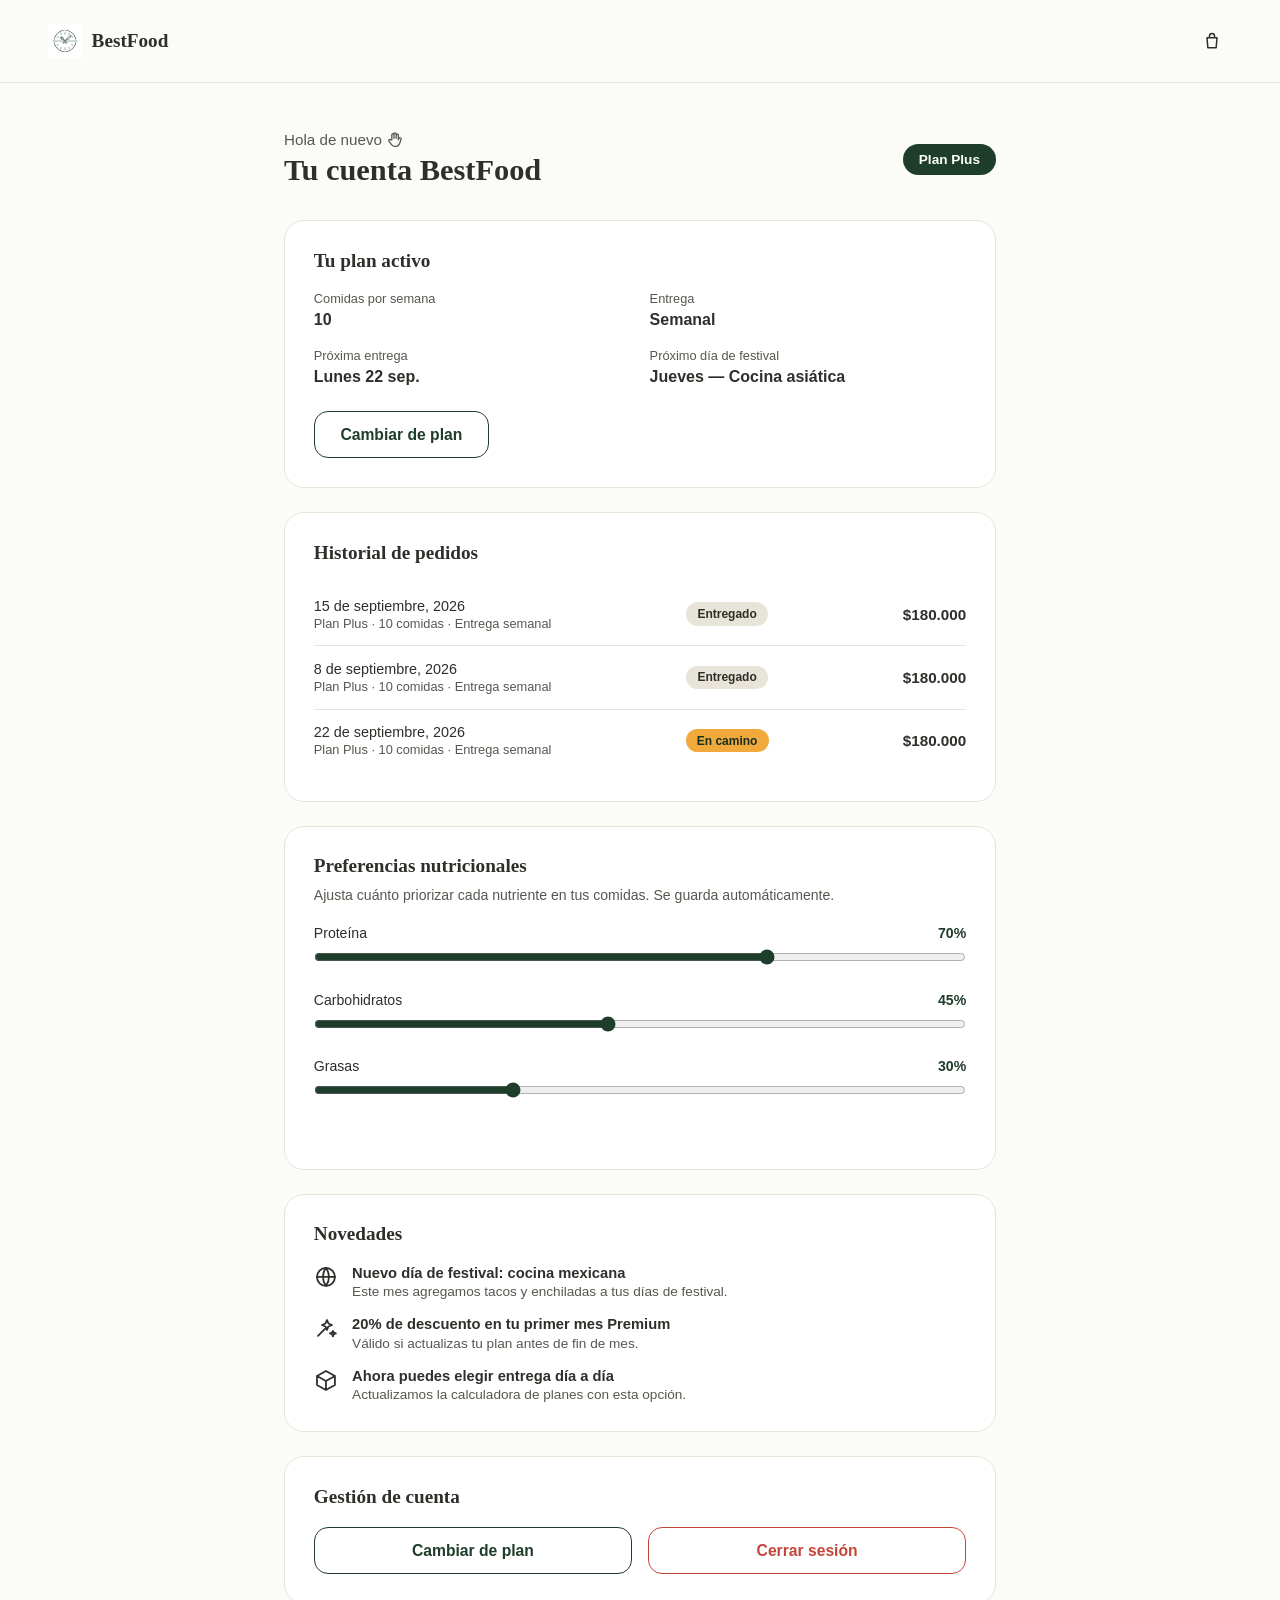
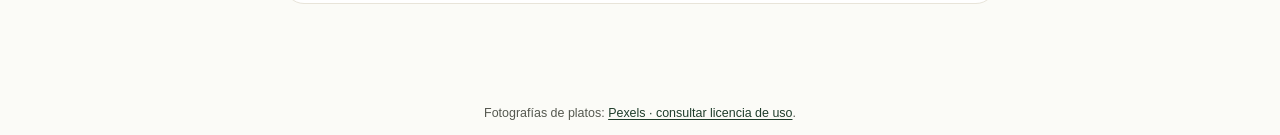
<file: cuenta.html>
<!DOCTYPE html>
<html lang="es">
<head>
    <meta name="referrer" content="strict-origin-when-cross-origin">
    <meta http-equiv="Content-Security-Policy" content="default-src 'self'; base-uri 'self'; object-src 'none'; script-src 'self'; style-src 'self' 'unsafe-inline' https://fonts.googleapis.com; font-src 'self' https://fonts.gstatic.com data:; img-src 'self' https://images.pexels.com data:; connect-src 'self'; form-action 'self'; upgrade-insecure-requests">

  <meta charset="UTF-8">
  <meta name="viewport" content="width=device-width, initial-scale=1.0">
  <meta name="description" content="Consulta tu plan, pedidos y preferencias en tu cuenta BestFood.">
  <title>BestFood — Mi cuenta</title>

  <link rel="icon" type="image/png" href="assets/logo.png">

  <link rel="preconnect" href="https://fonts.googleapis.com">
  <link href="https://fonts.googleapis.com/css2?family=Fraunces:opsz,wght@9..144,400;9..144,600;9..144,700&family=Inter:wght@400;500;600;700&display=swap" rel="stylesheet">

  <link rel="stylesheet" href="css/styles.css">
</head>
<body>
  <a class="skip-link" href="#main-content">Saltar al contenido principal</a>

  <header class="site-nav">
    <a href="index.html" class="nav-logo">
      <img loading="eager" decoding="async" src="assets/logo.png" alt="BestFood" class="nav-logo-icon">
      BestFood
    </a>
    <div class="nav-actions nav-icons">
      <a href="menu.html" class="nav-icon-btn" aria-label="Tu pedido">
        <svg viewBox="0 0 24 24" width="20" height="20"><path fill="none" stroke="currentColor" stroke-width="1.8" stroke-linecap="round" stroke-linejoin="round" d="M6 8h12l-1 12H7L6 8zM9 8V6a3 3 0 0 1 6 0v2"/></svg>
      </a>
    </div>
  </header>
  <main id="main-content">


  <section class="account-wrap">

    <!-- ============ ENCABEZADO ============ -->
    <div class="account-header">
      <div>
        <p class="account-greeting" id="account-greeting">Hola de nuevo <svg class="bf-icon" viewBox="0 0 24 24" role="img" aria-label="hand" xmlns="http://www.w3.org/2000/svg"><g fill="none" stroke="currentColor" stroke-width="1.8" stroke-linecap="round" stroke-linejoin="round"><path d="M8 12V5a1.5 1.5 0 0 1 3 0v5-6a1.5 1.5 0 0 1 3 0v6-4a1.5 1.5 0 0 1 3 0v6l1-2a1.5 1.5 0 0 1 2.8 1l-2 6c-.8 2.4-2.5 4-5 4h-2c-2 0-3.5-1-4.5-2.5L4 14a1.5 1.5 0 0 1 2.2-2z"/></g></svg></p>
        <h1>Tu cuenta BestFood</h1>
      </div>
      <span class="plan-badge" id="account-plan-badge">Plan Plus</span>
    </div>

    <!-- ============ TU PLAN ACTIVO ============ -->
    <div class="account-card">
      <h2>Tu plan activo</h2>
      <div class="plan-summary-grid">
        <div class="plan-summary-item">
          <span>Comidas por semana</span>
          <strong>10</strong>
        </div>
        <div class="plan-summary-item">
          <span>Entrega</span>
          <strong>Semanal</strong>
        </div>
        <div class="plan-summary-item">
          <span>Próxima entrega</span>
          <strong>Lunes 22 sep.</strong>
        </div>
        <div class="plan-summary-item">
          <span>Próximo día de festival</span>
          <strong>Jueves — Cocina asiática</strong>
        </div>
      </div>
      <a href="index.html#planes" class="btn-ghost">Cambiar de plan</a>
    </div>

    <!-- ============ HISTORIAL DE PEDIDOS ============ -->
    <div class="account-card">
      <h2>Historial de pedidos</h2>
      <div class="order-history">
        <div class="order-row">
          <div>
            <p class="order-date">15 de septiembre, 2026</p>
            <p class="order-desc">Plan Plus · 10 comidas · Entrega semanal</p>
          </div>
          <span class="order-status delivered">Entregado</span>
          <strong class="order-total">$180.000</strong>
        </div>
        <div class="order-row">
          <div>
            <p class="order-date">8 de septiembre, 2026</p>
            <p class="order-desc">Plan Plus · 10 comidas · Entrega semanal</p>
          </div>
          <span class="order-status delivered">Entregado</span>
          <strong class="order-total">$180.000</strong>
        </div>
        <div class="order-row">
          <div>
            <p class="order-date">22 de septiembre, 2026</p>
            <p class="order-desc">Plan Plus · 10 comidas · Entrega semanal</p>
          </div>
          <span class="order-status on-the-way">En camino</span>
          <strong class="order-total">$180.000</strong>
        </div>
      </div>
    </div>

    <!-- ============ PREFERENCIAS NUTRICIONALES ============ -->
    <div class="account-card">
      <h2>Preferencias nutricionales</h2>
      <p class="account-card-sub">Ajusta cuánto priorizar cada nutriente en tus comidas. Se guarda automáticamente.</p>

      <div class="pref-row">
        <div class="pref-label">
          <span>Proteína</span>
          <span id="pref-protein-value">70%</span>
        </div>
        <input type="range" id="pref-protein" aria-label="Prioridad de proteína, porcentaje" min="0" max="100" value="70">
      </div>

      <div class="pref-row">
        <div class="pref-label">
          <span>Carbohidratos</span>
          <span id="pref-carbs-value">45%</span>
        </div>
        <input type="range" id="pref-carbs" aria-label="Prioridad de carbohidratos, porcentaje" min="0" max="100" value="45">
      </div>

      <div class="pref-row">
        <div class="pref-label">
          <span>Grasas</span>
          <span id="pref-fats-value">30%</span>
        </div>
        <input type="range" id="pref-fats" aria-label="Prioridad de grasas, porcentaje" min="0" max="100" value="30">
      </div>

      <p class="pref-saved-note" id="pref-saved-note"></p>
    </div>

    <!-- ============ NOVEDADES ============ -->
    <div class="account-card">
      <h2>Novedades</h2>
      <div class="news-list">
        <div class="news-item">
          <span class="news-icon"><svg class="bf-icon" viewBox="0 0 24 24" role="img" aria-label="globe" xmlns="http://www.w3.org/2000/svg"><g fill="none" stroke="currentColor" stroke-width="1.8" stroke-linecap="round" stroke-linejoin="round"><circle cx="12" cy="12" r="9"/><path d="M3 12h18M12 3a15 15 0 0 1 0 18M12 3a15 15 0 0 0 0 18"/></g></svg></span>
          <div>
            <p class="news-title">Nuevo día de festival: cocina mexicana</p>
            <p class="news-desc">Este mes agregamos tacos y enchiladas a tus días de festival.</p>
          </div>
        </div>
        <div class="news-item">
          <span class="news-icon"><svg class="bf-icon" viewBox="0 0 24 24" role="img" aria-label="sparkles" xmlns="http://www.w3.org/2000/svg"><g fill="none" stroke="currentColor" stroke-width="1.8" stroke-linecap="round" stroke-linejoin="round"><path d="m4 20 7-7M13 4l1.5 3.5L18 9l-3.5 1.5L13 14l-1.5-3.5L8 9l3.5-1.5zM19 15l.8 1.7L22 17.5l-2.2.8L19 20.5l-.8-2.2-2.2-.8 2.2-.8z"/></g></svg></span>
          <div>
            <p class="news-title">20% de descuento en tu primer mes Premium</p>
            <p class="news-desc">Válido si actualizas tu plan antes de fin de mes.</p>
          </div>
        </div>
        <div class="news-item">
          <span class="news-icon"><svg class="bf-icon" viewBox="0 0 24 24" role="img" aria-label="package" xmlns="http://www.w3.org/2000/svg"><g fill="none" stroke="currentColor" stroke-width="1.8" stroke-linecap="round" stroke-linejoin="round"><path d="m12 3 9 5-9 5-9-5zM3 8v9l9 5 9-5V8M12 13v9"/></g></svg></span>
          <div>
            <p class="news-title">Ahora puedes elegir entrega día a día</p>
            <p class="news-desc">Actualizamos la calculadora de planes con esta opción.</p>
          </div>
        </div>
      </div>
    </div>

    <!-- ============ GESTIÓN DE CUENTA ============ -->
    <div class="account-card">
      <h2>Gestión de cuenta</h2>
      <div class="account-actions">
        <a href="index.html#planes" class="btn-ghost btn-block">Cambiar de plan</a>
        <a href="index.html" class="btn-ghost btn-block logout-btn">Cerrar sesión</a>
      </div>
    </div>

  </section>

  
  </main>
<script src="js/script.js"></script>

  <p class="media-credits">Fotografías de platos: <a href="https://www.pexels.com/license/" target="_blank" rel="noopener noreferrer">Pexels · consultar licencia de uso</a>.</p>
</body>
</html>
</file>
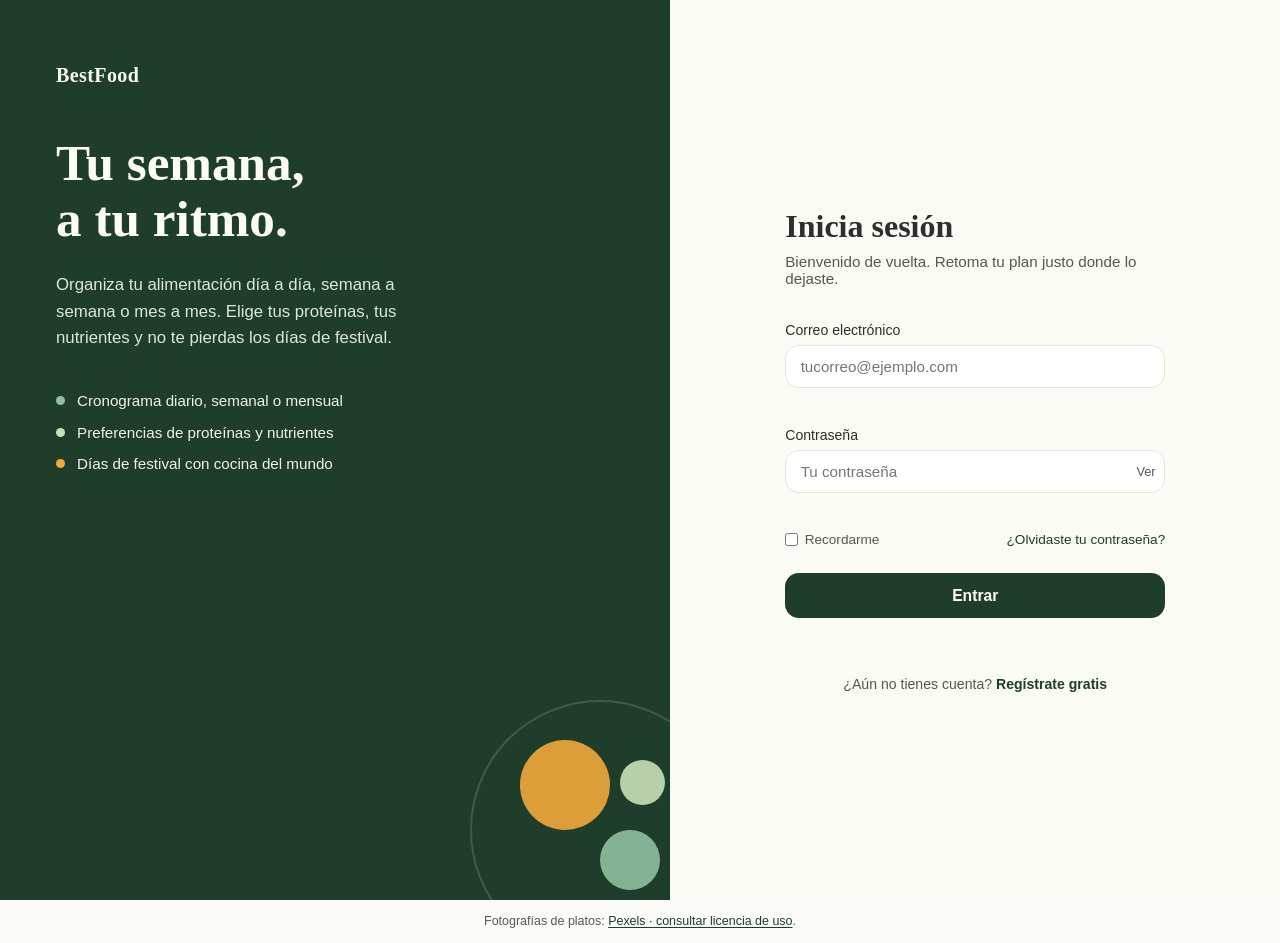
<file: login.html>
<!DOCTYPE html>
<html lang="es">
<head>
    <meta name="referrer" content="strict-origin-when-cross-origin">
    <meta http-equiv="Content-Security-Policy" content="default-src 'self'; base-uri 'self'; object-src 'none'; script-src 'self'; style-src 'self' 'unsafe-inline' https://fonts.googleapis.com; font-src 'self' https://fonts.gstatic.com data:; img-src 'self' https://images.pexels.com data:; connect-src 'self'; form-action 'self'; upgrade-insecure-requests">

  <meta charset="UTF-8">
  <meta name="viewport" content="width=device-width, initial-scale=1.0">
  <meta name="description" content="Inicia sesión en tu cuenta BestFood.">
  <title>BestFood — Inicia sesión</title>

  <!-- Tipografías: Fraunces para títulos, Inter para el resto -->
  <link rel="preconnect" href="https://fonts.googleapis.com">
  <link href="https://fonts.googleapis.com/css2?family=Fraunces:opsz,wght@9..144,400;9..144,600;9..144,700&family=Inter:wght@400;500;600&display=swap" rel="stylesheet">

  <link rel="stylesheet" href="css/styles.css">
</head>
<body>
  <a class="skip-link" href="#main-content">Saltar al contenido principal</a>

  <main id="main-content">
  <div class="auth-screen">

    <!-- Panel izquierdo: identidad de marca -->
    <section class="brand-panel">
      <div class="brand-content">
        <a href="index.html" class="brand-mark">BestFood</a>
        <h1>Tu semana,<br>a tu ritmo.</h1>
        <p class="brand-copy">
          Organiza tu alimentación día a día, semana a semana o mes a mes.
          Elige tus proteínas, tus nutrientes y no te pierdas los días de festival.
        </p>

        <ul class="brand-highlights">
          <li>
            <span class="dot dot-cal"></span>
            Cronograma diario, semanal o mensual
          </li>
          <li>
            <span class="dot dot-leaf"></span>
            Preferencias de proteínas y nutrientes
          </li>
          <li>
            <span class="dot dot-fest"></span>
            Días de festival con cocina del mundo
          </li>
        </ul>
      </div>

      <!-- Decoración: "plato" ilustrado solo con CSS -->
      <div class="plate" aria-hidden="true">
        <div class="plate-ring"></div>
        <div class="plate-food food-1"></div>
        <div class="plate-food food-2"></div>
        <div class="plate-food food-3"></div>
      </div>
    </section>

    <!-- Panel derecho: formulario -->
    <section class="form-panel">
      <div class="form-wrap">

        <div class="form-header">
          <h2>Inicia sesión</h2>
          <p>Bienvenido de vuelta. Retoma tu plan justo donde lo dejaste.</p>
        </div>

        <form id="login-form" novalidate>

          <div class="field">
            <label for="email">Correo electrónico</label>
            <input type="email" id="email" name="email" placeholder="tucorreo@ejemplo.com" autocomplete="email" required>
            <span class="error-message" id="email-error"></span>
          </div>

          <div class="field">
            <label for="password">Contraseña</label>
            <div class="password-field">
              <input type="password" id="password" name="password" placeholder="Tu contraseña" autocomplete="current-password" required>
              <button type="button" class="toggle-password" id="toggle-password" aria-label="Mostrar contraseña">Ver</button>
            </div>
            <span class="error-message" id="password-error"></span>
          </div>

          <div class="field-row">
            <label class="checkbox-label">
              <input type="checkbox" id="remember">
              Recordarme
            </label>
            <a href="mailto:hola@bestfood.com?subject=Ayuda%20para%20recuperar%20mi%20acceso" class="link-muted">¿Olvidaste tu contraseña?</a>
          </div>

          <button type="submit" class="btn-primary" id="submit-btn">Entrar</button>

          <p class="form-feedback" id="form-feedback" role="status"></p>

        </form>

        <p class="switch-auth">
          ¿Aún no tienes cuenta? <a href="index.html#planes">Regístrate gratis</a>
        </p>

      </div>
    </section>

  </div>

  <script src="js/script.js"></script>

  <p class="media-credits">Fotografías de platos: <a href="https://www.pexels.com/license/" target="_blank" rel="noopener noreferrer">Pexels · consultar licencia de uso</a>.</p>

  </main>
</body>
</html>
</file>
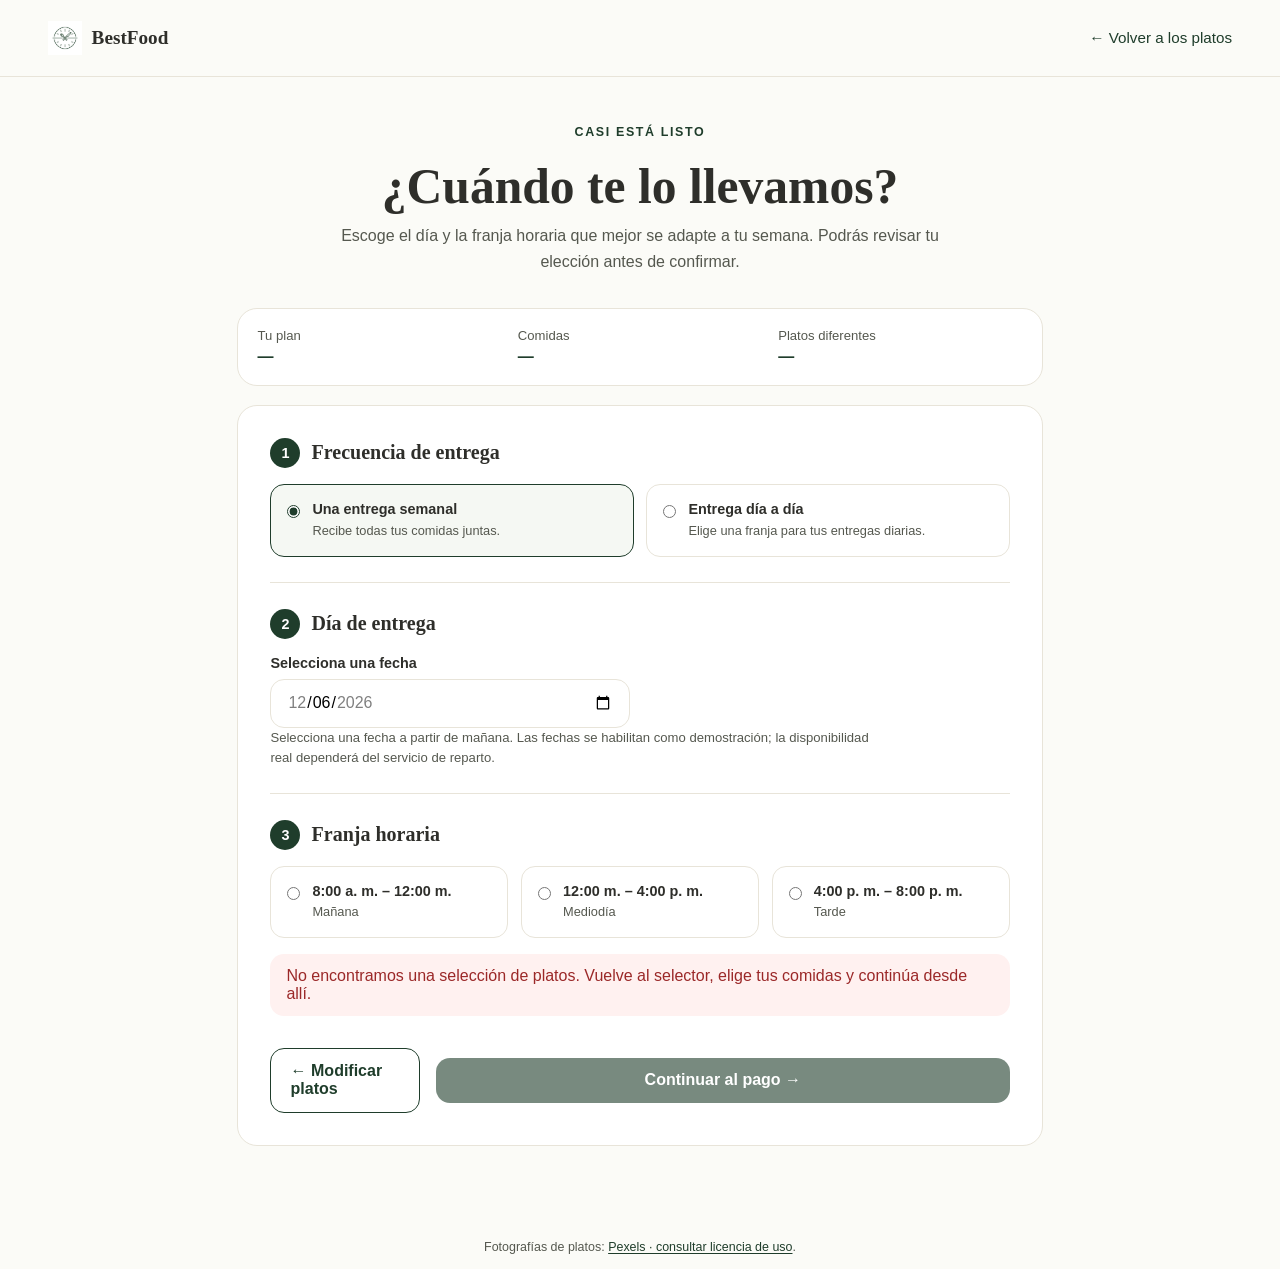
<file: programar-entrega.html>
<!DOCTYPE html>
<html lang="es">
<head>
    <meta name="referrer" content="strict-origin-when-cross-origin">
    <meta http-equiv="Content-Security-Policy" content="default-src 'self'; base-uri 'self'; object-src 'none'; script-src 'self'; style-src 'self' 'unsafe-inline' https://fonts.googleapis.com; font-src 'self' https://fonts.gstatic.com data:; img-src 'self' https://images.pexels.com data:; connect-src 'self'; form-action 'self'; upgrade-insecure-requests">

  <meta charset="UTF-8">
  <meta name="viewport" content="width=device-width, initial-scale=1.0">
  <meta name="description" content="Programa la frecuencia, el día y el horario de entrega de tu pedido BestFood.">
  <title>BestFood — Programa tu entrega</title>
  <link rel="icon" type="image/png" href="assets/logo.png">
  <link rel="preconnect" href="https://fonts.googleapis.com">
  <link href="https://fonts.googleapis.com/css2?family=Fraunces:opsz,wght@9..144,400;0,600;0,700&family=Inter:wght@400;500;600;700&display=swap" rel="stylesheet">
  <link rel="stylesheet" href="css/styles.css">
  <link rel="stylesheet" href="css/programar-entrega.css">
</head>
<body>
  <a class="skip-link" href="#main-content">Saltar al contenido principal</a>
  <header class="site-nav">
    <a href="index.html" class="nav-logo">
      <img loading="eager" decoding="async" src="assets/logo.png" alt="BestFood" class="nav-logo-icon"> BestFood
    </a>
    <div class="nav-actions"><a href="seleccionar-platos.html" class="link-muted">← Volver a los platos</a></div>
  </header>

  <main class="delivery-wrap" id="main-content">
    <p class="eyebrow-plain">CASI ESTÁ LISTO</p>
    <h1>¿Cuándo te lo llevamos?</h1>
    <p class="delivery-intro">Escoge el día y la franja horaria que mejor se adapte a tu semana. Podrás revisar tu elección antes de confirmar.</p>

    <section class="delivery-order-strip" aria-live="polite">
      <div><span>Tu plan</span><strong id="delivery-plan">—</strong></div>
      <div><span>Comidas</span><strong id="delivery-meals">—</strong></div>
      <div><span>Platos diferentes</span><strong id="delivery-dishes">—</strong></div>
    </section>

    <form id="delivery-form" class="delivery-card">
      <div class="delivery-section">
        <h2><span class="delivery-step">1</span> Frecuencia de entrega</h2>
        <div class="delivery-frequency" role="group" aria-label="Frecuencia de entrega">
          <label class="frequency-option">
            <input type="radio" name="frequency" value="semanal" checked>
            <span><strong>Una entrega semanal</strong><small>Recibe todas tus comidas juntas.</small></span>
          </label>
          <label class="frequency-option">
            <input type="radio" name="frequency" value="diario">
            <span><strong>Entrega día a día</strong><small>Elige una franja para tus entregas diarias.</small></span>
          </label>
        </div>
      </div>

      <div class="delivery-section">
        <h2><span class="delivery-step">2</span> Día de entrega</h2>
        <label for="delivery-date" class="delivery-label">Selecciona una fecha</label>
        <input id="delivery-date" name="deliveryDate" type="date" required>
        <p class="delivery-hint">Selecciona una fecha a partir de mañana. Las fechas se habilitan como demostración; la disponibilidad real dependerá del servicio de reparto.</p>
      </div>

      <div class="delivery-section">
        <h2><span class="delivery-step">3</span> Franja horaria</h2>
        <div class="delivery-slots">
          <label class="slot-option"><input type="radio" name="timeSlot" value="8:00 a. m. – 12:00 m." required><span><strong>8:00 a. m. – 12:00 m.</strong><small>Mañana</small></span></label>
          <label class="slot-option"><input type="radio" name="timeSlot" value="12:00 m. – 4:00 p. m."><span><strong>12:00 m. – 4:00 p. m.</strong><small>Mediodía</small></span></label>
          <label class="slot-option"><input type="radio" name="timeSlot" value="4:00 p. m. – 8:00 p. m."><span><strong>4:00 p. m. – 8:00 p. m.</strong><small>Tarde</small></span></label>
        </div>
      </div>

      <p id="delivery-error" class="delivery-error" role="alert" hidden></p>
      <div class="delivery-actions">
        <a href="seleccionar-platos.html" class="btn-ghost">← Modificar platos</a>
        <button class="btn-primary" type="submit">Continuar al pago →</button>
      </div>
    </form>
  </main>
  <script src="js/programar-entrega.js"></script>

  <p class="media-credits">Fotografías de platos: <a href="https://www.pexels.com/license/" target="_blank" rel="noopener noreferrer">Pexels · consultar licencia de uso</a>.</p>
</body>
</html>
</file>
<file: css/styles.css>
/* ============================================
   BESTFOOD — TOKENS DE DISEÑO
   Aquí definimos nuestra "paleta oficial" como variables,
   así si un color cambia, lo cambiamos en un solo lugar.
   ============================================ */
:root {
  --forest: #1F3D2B;       /* verde principal: marca, botones */
  --forest-dark: #16301F;  /* verde oscuro: hover, fondos fuertes */
  --mango: #F2A93B;        /* acento cálido: energía, festival */
  --cream: #FBFBF7;        /* fondo claro general */
  --sand: #E8E4D9;         /* tarjetas / bloques suaves */
  --ink: #2E2E2A;          /* texto principal */
  --ink-soft: #55584F; /* contraste reforzado para texto secundario */     /* texto secundario */
  --error: #C4453A;

  --sage: #8FBFA0;         /* verde suave: acentos secundarios */
  --mist: #E4EFE6;         /* verde muy claro: fondos suaves */

  --font-display: 'Fraunces', serif;
  --font-body: 'Inter', sans-serif;

  --radius: 14px;
  --radius-lg: 20px;
}

* {
  box-sizing: border-box;
  margin: 0;
  padding: 0;
}

body {
  font-family: var(--font-body);
  color: var(--ink);
  background: var(--cream);
}

/* ============================================
   LAYOUT GENERAL: dos columnas (marca | formulario)
   ============================================ */
.auth-screen {
  display: grid;
  grid-template-columns: 1.1fr 1fr;
  min-height: 100vh;
}

/* ============================================
   PANEL IZQUIERDO — MARCA
   ============================================ */
.brand-panel {
  background: var(--forest);
  color: var(--cream);
  padding: 4rem 3.5rem;
  display: flex;
  flex-direction: column;
  justify-content: space-between;
  position: relative;
  overflow: hidden;
}

.brand-mark {
  display: inline-block;
  font-family: var(--font-display);
  font-weight: 600;
  font-size: 1.25rem;
  letter-spacing: 0.02em;
  margin-bottom: 3rem;
  color: inherit;
  text-decoration: none;
}

.brand-panel h1 {
  font-family: var(--font-display);
  font-weight: 600;
  font-size: clamp(2.4rem, 4vw, 3.4rem);
  line-height: 1.1;
  max-width: 11ch;
  margin-bottom: 1.5rem;
}

.brand-copy {
  max-width: 38ch;
  font-size: 1.05rem;
  line-height: 1.6;
  color: #DCE7DE;
  margin-bottom: 2.5rem;
}

.brand-highlights {
  list-style: none;
  display: flex;
  flex-direction: column;
  gap: 0.9rem;
  font-size: 0.95rem;
}

.brand-highlights li {
  display: flex;
  align-items: center;
  gap: 0.75rem;
  color: #EEF3EE;
}

.dot {
  width: 9px;
  height: 9px;
  border-radius: 50%;
  flex-shrink: 0;
}

.dot-cal  { background: #8FBFA0; }
.dot-leaf { background: #C7E0B8; }
.dot-fest { background: var(--mango); }

/* Ilustración decorativa: un "plato" hecho solo con CSS */
.plate {
  position: absolute;
  right: -60px;
  bottom: -60px;
  width: 260px;
  height: 260px;
}

.plate-ring {
  position: absolute;
  inset: 0;
  border-radius: 50%;
  border: 2px solid rgba(255,255,255,0.15);
}

.plate-food {
  position: absolute;
  border-radius: 50%;
  opacity: 0.9;
}

.food-1 { width: 90px; height: 90px; background: var(--mango); top: 40px; left: 50px; }
.food-2 { width: 60px; height: 60px; background: #8FBFA0; top: 130px; left: 130px; }
.food-3 { width: 45px; height: 45px; background: #C7E0B8; top: 60px; left: 150px; }

/* ============================================
   PANEL DERECHO — FORMULARIO
   ============================================ */
/* Fotografía de fondo: Pexels; licencia consultable en https://www.pexels.com/license/ */
.form-panel {
  position: relative;
  overflow: hidden;
  display: flex;
  align-items: center;
  justify-content: center;
  padding: 3rem 2rem;
  background-image: url('https://images.pexels.com/photos/3872370/pexels-photo-3872370.jpeg?cs=tinysrgb&w=1200');
  background-size: cover;
  background-position: center;
}

/* Igual que en el hero: difuminamos la foto en un pseudo-elemento aparte,
   y encima ponemos una capa casi blanca para que el formulario siga siendo
   perfectamente legible — la foto solo se asoma como un detalle de color. */
.form-panel::before {
  content: '';
  position: absolute;
  inset: -20px;
  background: inherit;
  filter: blur(18px) saturate(0.9);
  z-index: 0;
}

.form-panel::after {
  content: '';
  position: absolute;
  inset: 0;
  background: rgba(251, 251, 247, 0.93);
  z-index: 1;
}

.form-wrap {
  position: relative;
  z-index: 2;
  width: 100%;
  max-width: 380px;
}

.form-header h2 {
  font-family: var(--font-display);
  font-weight: 600;
  font-size: 2rem;
  margin-bottom: 0.5rem;
}

.form-header p {
  color: var(--ink-soft);
  font-size: 0.95rem;
  margin-bottom: 2.2rem;
}

.field {
  margin-bottom: 1.3rem;
}

.field label {
  display: block;
  font-size: 0.88rem;
  font-weight: 500;
  margin-bottom: 0.4rem;
}

.field input {
  width: 100%;
  padding: 0.75rem 0.9rem;
  border: 1.5px solid var(--sand);
  border-radius: var(--radius);
  font-family: var(--font-body);
  font-size: 0.95rem;
  background: #fff;
  transition: border-color 0.15s ease;
}

.field input:focus {
  outline: none;
  border-color: var(--forest);
}

.field input.invalid {
  border-color: var(--error);
}

.error-message {
  display: block;
  min-height: 1.1em;
  font-size: 0.8rem;
  color: var(--error);
  margin-top: 0.3rem;
}

.password-field {
  position: relative;
}

.password-field input {
  padding-right: 3.2rem;
}

.toggle-password {
  position: absolute;
  right: 0.6rem;
  top: 50%;
  transform: translateY(-50%);
  border: none;
  background: none;
  color: var(--ink-soft);
  font-size: 0.8rem;
  font-weight: 500;
  cursor: pointer;
}

.field-row {
  display: flex;
  align-items: center;
  justify-content: space-between;
  font-size: 0.85rem;
  margin-bottom: 1.6rem;
}

.checkbox-label {
  display: flex;
  align-items: center;
  gap: 0.4rem;
  color: var(--ink-soft);
}

.link-muted {
  color: var(--forest);
  text-decoration: none;
}

.link-muted:hover {
  text-decoration: underline;
}

.btn-primary {
  width: 100%;
  padding: 0.85rem;
  border: none;
  border-radius: var(--radius);
  background: var(--forest);
  color: #fff;
  font-family: var(--font-body);
  font-weight: 600;
  font-size: 0.98rem;
  cursor: pointer;
  transition: background 0.15s ease;
}

.btn-primary:hover {
  background: var(--forest-dark);
}

.btn-primary:disabled {
  opacity: 0.6;
  cursor: not-allowed;
}

.form-feedback {
  min-height: 1.2em;
  font-size: 0.85rem;
  margin-top: 0.8rem;
  text-align: center;
}

.form-feedback.success { color: var(--forest); }
.form-feedback.error   { color: var(--error); }

.switch-auth {
  text-align: center;
  font-size: 0.88rem;
  color: var(--ink-soft);
  margin-top: 1.8rem;
}

.switch-auth a {
  color: var(--forest);
  font-weight: 600;
  text-decoration: none;
}

.switch-auth a:hover {
  text-decoration: underline;
}

/* ============================================
   RESPONSIVE — en pantallas angostas ocultamos
   el panel de marca y dejamos solo el formulario
   ============================================ */
@media (max-width: 860px) {
  .auth-screen {
    grid-template-columns: 1fr;
  }
  .brand-panel {
    display: none;
  }
  .form-panel {
    padding: 2.5rem 1.3rem;
  }
}

/* ============================================
   LANDING PAGE
   ============================================ */

a { color: inherit; }

.btn-small { display: inline-block; width: auto; padding: 0.55rem 1.3rem; font-size: 0.9rem; text-decoration: none; }
.btn-block { display: block; text-align: center; text-decoration: none; }

.btn-ghost {
  display: inline-block;
  padding: 0.85rem 1.6rem;
  border: 1.5px solid var(--forest);
  border-radius: var(--radius);
  color: var(--forest);
  text-decoration: none;
  font-weight: 600;
  font-size: 0.98rem;
  transition: background 0.15s ease;
}

.btn-ghost:hover { background: rgba(31, 61, 43, 0.06); }

/* ---------- NAV ---------- */
.site-nav {
  display: flex;
  align-items: center;
  justify-content: space-between;
  padding: 1.3rem 3rem;
  background: var(--cream);
  border-bottom: 1px solid var(--sand);
  position: sticky;
  top: 0;
  z-index: 20;
}

.nav-logo {
  display: flex;
  align-items: center;
  gap: 0.6rem;
  font-family: var(--font-display);
  font-weight: 600;
  font-size: 1.2rem;
  text-decoration: none;
}

.nav-logo-icon { width: 34px; height: 34px; object-fit: contain; flex-shrink: 0; }

.nav-links {
  display: flex;
  gap: 2rem;
  font-size: 0.95rem;
}

.nav-links a { text-decoration: none; color: var(--ink); }
.nav-links a:hover { color: var(--forest); }

.nav-actions {
  display: flex;
  align-items: center;
  gap: 1.4rem;
  font-size: 0.95rem;
}

.nav-actions a.link-muted { text-decoration: none; }

.nav-icons { gap: 0.5rem; }

.nav-icon-btn {
  width: 40px;
  height: 40px;
  border-radius: 50%;
  display: flex;
  align-items: center;
  justify-content: center;
  color: var(--ink);
  transition: background 0.15s ease, color 0.15s ease;
}

.nav-icon-btn:hover {
  background: var(--sand);
  color: var(--forest);
}

.nav-toggle {
  display: none;
  background: none;
  border: none;
  font-size: 1.4rem;
  cursor: pointer;
}

/* ---------- HERO ---------- */
.hero {
  display: grid;
  grid-template-columns: 1.05fr 1fr;
  min-height: 640px;
}

.hero-brand {
  position: relative;
  display: flex;
  align-items: center;
  padding: 4rem 3.5rem;
  overflow: hidden;
  color: var(--cream);

  background-image: url('https://images.pexels.com/photos/725991/pexels-photo-725991.jpeg?cs=tinysrgb&w=1600');
  background-size: cover;
  background-position: center;
}

/* Difuminamos la foto sin difuminar el texto: el blur va en un
   pseudo-elemento que ocupa todo el fondo, y el contenido va aparte. */
.hero-brand::before {
  content: '';
  position: absolute;
  inset: -20px;
  background: inherit;
  filter: blur(6px) saturate(0.9);
  z-index: 0;
}

.hero-brand-overlay {
  position: absolute;
  inset: 0;
  background: linear-gradient(160deg, rgba(31,61,43,0.92), rgba(22,48,31,0.88));
  z-index: 1;
}

.hero-brand-content {
  position: relative;
  z-index: 2;
  max-width: 34ch;
}

.eyebrow-plain {
  font-size: 0.95rem;
  color: #C7E0B8;
  margin-bottom: 1.2rem;
}

.hero-brand h1 {
  font-family: var(--font-display);
  font-weight: 600;
  font-size: clamp(2.4rem, 4vw, 3.2rem);
  line-height: 1.12;
  margin-bottom: 1.3rem;
}

.hero-copy-short {
  font-size: 1.05rem;
  color: #E4ECE6;
  margin-bottom: 1.6rem;
}

.hero-points {
  display: flex;
  flex-direction: column;
  gap: 0.7rem;
  margin-bottom: 2.2rem;
}

.hero-point {
  display: flex;
  align-items: center;
  gap: 0.7rem;
  color: #EEF3EE;
  font-size: 0.98rem;
}

.hero-point-icon {
  width: 32px;
  height: 32px;
  border-radius: 50%;
  background: rgba(255,255,255,0.12);
  display: flex;
  align-items: center;
  justify-content: center;
  font-size: 1rem;
  flex-shrink: 0;
}

.hero-ctas { display: flex; gap: 1rem; flex-wrap: wrap; }

.hero-ctas .btn-ghost {
  border-color: rgba(255,255,255,0.5);
  color: #fff;
}
.hero-ctas .btn-ghost:hover { background: rgba(255,255,255,0.1); }

/* ---------- HERO PREVIEW (mock de producto) ---------- */
.hero-preview {
  position: relative;
  background: var(--mist);
  display: flex;
  align-items: center;
  justify-content: center;
  padding: 3rem;
}

/* Contenedor de tamaño fijo: todo lo demás se posiciona relativo a esto,
   así las coordenadas no dependen del ancho real de la pantalla. */
.preview-stack {
  position: relative;
  width: 100%;
  max-width: 460px;
}

/* ---------- Animación de "flotar" (movimiento sutil y continuo) ---------- */
@keyframes floaty {
  0%, 100% { transform: translateY(0); }
  50% { transform: translateY(-10px); }
}

/* ---------- CARRUSEL DE PLATOS EN EL HERO ---------- */
.dish-carousel {
  position: absolute;
  top: 0;
  left: 0;
  width: 178px;
  background: #fff;
  border-radius: var(--radius);
  padding: 0.6rem 0.6rem 0.9rem;
  box-shadow: 0 20px 36px -18px rgba(31,61,43,0.35);
  transform: rotate(-4deg);
  z-index: 3;
  animation: floaty 5s ease-in-out infinite;
}

.dish-carousel img {
  width: 100%;
  aspect-ratio: 1 / 1;
  object-fit: cover;
  border-radius: 8px;
  display: block;
  transition: opacity 0.4s ease;
}

.dish-carousel-caption {
  font-size: 0.78rem;
  font-weight: 600;
  text-align: center;
  margin-top: 0.5rem;
  color: var(--ink);
}

.dish-carousel-dots {
  display: flex;
  justify-content: center;
  gap: 0.3rem;
  margin-top: 0.4rem;
}

.dish-carousel-dots span {
  width: 5px;
  height: 5px;
  border-radius: 50%;
  background: var(--sand);
  transition: background 0.2s ease;
}

.dish-carousel-dots span.active {
  background: var(--mango);
}

/* ---------- FOTOS PEQUEÑAS DEL COLLAGE ---------- */
.mini-photo {
  position: absolute;
  border-radius: 12px;
  overflow: hidden;
  box-shadow: 0 16px 30px -16px rgba(31,61,43,0.35);
  border: 4px solid #fff;
}

.mini-photo img {
  display: block;
  width: 100%;
  height: 100%;
  object-fit: cover;
}

.mini-photo-1 {
  top: -0.5rem;
  right: 0;
  width: 108px;
  height: 108px;
  transform: rotate(9deg);
  z-index: 2;
  animation: floaty 4.5s ease-in-out infinite;
  animation-delay: 0.3s;
}

.mini-photo-2 {
  top: 7.5rem;
  right: 2.2rem;
  width: 92px;
  height: 92px;
  transform: rotate(-11deg);
  z-index: 1;
  animation: floaty 6s ease-in-out infinite;
  animation-delay: 1.1s;
}

/* El calendario queda en el flujo normal, empujado hacia abajo para
   dejar espacio a las fotos que flotan encima */
.preview-stack .calendar-card {
  margin: 13.5rem auto 0;
}

.calendar-card {
  background: #fff;
  border: 1px solid var(--sand);
  border-radius: var(--radius-lg);
  padding: 1.2rem;
  width: 100%;
  max-width: 340px;
  box-shadow: 0 20px 40px -20px rgba(31,61,43,0.25);
}

.calendar-head {
  display: grid;
  grid-template-columns: repeat(5, 1fr);
  font-size: 0.78rem;
  color: var(--ink-soft);
  margin-bottom: 0.6rem;
  text-align: center;
}

.calendar-grid {
  display: grid;
  grid-template-columns: repeat(5, 1fr);
  gap: 0.5rem;
}

.cal-cell {
  aspect-ratio: 1;
  border-radius: 10px;
  background: var(--cream);
  display: flex;
  align-items: center;
  justify-content: center;
  font-size: 1.1rem;
}

.cal-cell.has-meal { background: var(--sand); }
.cal-cell.fest { background: #FBEBCB; }

.floating-card {
  position: absolute;
  background: #fff;
  border-radius: var(--radius);
  padding: 1rem 1.2rem;
  box-shadow: 0 16px 32px -18px rgba(31,61,43,0.3);
  font-size: 0.85rem;
}

.nutrition-card {
  top: 15.5rem;
  right: -1.5rem;
  width: 185px;
  animation: floaty 5.5s ease-in-out infinite;
  animation-delay: 0.6s;
}

.floating-title { font-weight: 600; margin-bottom: 0.6rem; }

.nutrient-row { margin-bottom: 0.55rem; }
.nutrient-row span { display: block; font-size: 0.78rem; color: var(--ink-soft); margin-bottom: 0.25rem; }

.bar { background: var(--sand); border-radius: 6px; height: 6px; overflow: hidden; }
.bar span { display: block; height: 100%; border-radius: 6px; }

.festival-badge {
  bottom: -1rem;
  left: -1.5rem;
  display: flex;
  align-items: center;
  gap: 0.5rem;
  border: 1.5px solid var(--mango);
  max-width: 230px;
  animation: floaty 5s ease-in-out infinite;
  animation-delay: 1.4s;
}

/* ---------- SECCIONES GENERALES ---------- */
.section {
  padding: 5.5rem 3.5rem;
  max-width: 1180px;
  margin: 0 auto;
}

.section.alt { max-width: none; background: var(--sand); }
.section.alt .section-head,
.section.alt .cards-grid { max-width: 1180px; margin-left: auto; margin-right: auto; }

.section-head {
  text-align: center;
  max-width: 46ch;
  margin: 0 auto 3rem;
}

.section-head h2 {
  font-family: var(--font-display);
  font-weight: 600;
  font-size: clamp(1.8rem, 3vw, 2.4rem);
  margin-bottom: 0.6rem;
}

.section-head p { color: var(--ink-soft); font-size: 1.02rem; }

/* ---------- CÓMO FUNCIONA ---------- */
.steps {
  display: grid;
  grid-template-columns: repeat(3, 1fr);
  gap: 2.5rem;
}

.step-number {
  display: inline-flex;
  align-items: center;
  justify-content: center;
  width: 34px;
  height: 34px;
  border-radius: 50%;
  background: var(--forest);
  color: #fff;
  font-weight: 600;
  font-size: 0.95rem;
  margin-bottom: 1rem;
}

.step h3 { font-family: var(--font-display); font-size: 1.25rem; margin-bottom: 0.5rem; }
.step p { color: var(--ink-soft); font-size: 0.95rem; line-height: 1.55; }

/* ---------- CARDS: diferenciadores ---------- */
.cards-grid {
  display: grid;
  grid-template-columns: repeat(3, 1fr);
  gap: 1.6rem;
}

.feature-card {
  background: #fff;
  border-radius: var(--radius-lg);
  padding: 2rem 1.7rem;
}

.feature-icon { font-size: 1.8rem; margin-bottom: 1rem; }
.feature-card h3 { font-family: var(--font-display); font-size: 1.2rem; margin-bottom: 0.6rem; }
.feature-card p { color: var(--ink-soft); font-size: 0.94rem; line-height: 1.55; }

/* ---------- PLANES ---------- */
.plans-grid {
  display: grid;
  grid-template-columns: repeat(3, 1fr);
  gap: 1.6rem;
  align-items: start;
}

.plan-card {
  border: 1.5px solid var(--sand);
  border-radius: var(--radius-lg);
  padding: 2.2rem 1.8rem;
}

.plan-card.featured {
  border-color: rgba(31,61,43,0.3);
}

.plan-tag {
  display: inline-block;
  background: var(--mango);
  color: var(--forest-dark);
  font-size: 0.75rem;
  font-weight: 600;
  padding: 0.25rem 0.7rem;
  border-radius: 999px;
  margin-bottom: 0.8rem;
}

.plan-card h3 { font-family: var(--font-display); font-size: 1.3rem; margin-bottom: 0.4rem; }

.plan-price { font-size: 2.1rem; font-weight: 600; margin-bottom: 1.4rem; }
.plan-price span { font-size: 0.95rem; font-weight: 400; color: var(--ink-soft); }

.plan-card ul { list-style: none; margin-bottom: 1.8rem; }
.plan-card li {
  font-size: 0.92rem;
  color: var(--ink-soft);
  padding: 0.5rem 0;
  border-bottom: 1px solid var(--sand);
}

/* ---------- FOOTER ---------- */
.site-footer {
  background: var(--forest);
  color: #E4ECE6;
  padding: 3.5rem 3.5rem 2rem;
}

.footer-grid {
  display: grid;
  grid-template-columns: 1.6fr 1fr 1fr 1fr;
  gap: 2.5rem;
  padding-bottom: 2.5rem;
  border-bottom: 1px solid rgba(255,255,255,0.12);
  margin-bottom: 1.5rem;
}

.footer-brand .nav-logo { color: #fff; margin-bottom: 0.6rem; }
.footer-brand p { color: #C7E0B8; font-size: 0.92rem; margin-bottom: 1.2rem; }

.social-icons { display: flex; gap: 0.8rem; }

.social-icons a {
  width: 36px;
  height: 36px;
  border-radius: 50%;
  background: rgba(255,255,255,0.1);
  color: #fff;
  display: flex;
  align-items: center;
  justify-content: center;
  transition: background 0.15s ease;
}

.social-icons a:hover { background: var(--mango); color: var(--forest-dark); }

.footer-heading {
  color: #fff;
  font-weight: 600;
  font-size: 0.9rem;
  margin-bottom: 0.9rem;
}

.footer-col { display: flex; flex-direction: column; gap: 0.6rem; font-size: 0.9rem; }
.footer-col a { color: #C7E0B8; text-decoration: none; }
.footer-col a:hover { color: #fff; }
.footer-address { color: #C7E0B8; margin: 0; }

.footer-copy { font-size: 0.82rem; color: #9DBBA8; }

@media (max-width: 720px) {
  .footer-grid { grid-template-columns: 1fr 1fr; }
}
@media (max-width: 480px) {
  .footer-grid { grid-template-columns: 1fr; }
}

/* ---------- RESPONSIVE LANDING ---------- */
@media (max-width: 960px) {
  .nav-links {
    display: none;
    position: absolute;
    top: 100%;
    left: 0;
    right: 0;
    flex-direction: column;
    gap: 0;
    background: var(--cream);
    border-bottom: 1px solid var(--sand);
  }
  .nav-links.open { display: flex; }
  .nav-links a { padding: 1rem 1.5rem; border-top: 1px solid var(--sand); }
  .nav-toggle { display: block; }
  .hero { grid-template-columns: 1fr; }
  .steps, .cards-grid, .plans-grid { grid-template-columns: 1fr; }
  .section { padding: 3.5rem 1.5rem; }
  .site-nav { padding: 1rem 1.5rem; }
  .nav-actions .link-muted { display: none; }
}

/* ============================================
   GALERÍA DE PLATOS (fotografía real)
   ============================================ */
.dishes-grid {
  display: grid;
  grid-template-columns: repeat(3, 1fr);
  gap: 1.4rem;
}

.dish-card {
  position: relative;
  border-radius: var(--radius-lg);
  overflow: hidden;
  aspect-ratio: 4 / 3;
}

.dish-card img {
  width: 100%;
  height: 100%;
  object-fit: cover;
  display: block;
  transition: transform 0.4s ease;
}

/* Única animación con hover de esta sección: acercamiento sutil de la foto.
   Responde a la acción del usuario, no se dispara sola al cargar. */
.dish-card:hover img {
  transform: scale(1.06);
}

.dish-card figcaption {
  position: absolute;
  inset: auto 0 0 0;
  padding: 1.6rem 1.1rem 1rem;
  background: linear-gradient(0deg, rgba(22,48,31,0.88), rgba(22,48,31,0));
  display: flex;
  flex-direction: column;
  gap: 0.35rem;
}

.dish-name {
  color: #fff;
  font-family: var(--font-display);
  font-weight: 600;
  font-size: 1.05rem;
}

.dish-tag {
  display: inline-block;
  width: fit-content;
  font-size: 0.75rem;
  color: #E4ECE6;
  background: rgba(255,255,255,0.15);
  padding: 0.2rem 0.6rem;
  border-radius: 999px;
}

.dish-tag.festival-tag {
  background: var(--mango);
  color: var(--forest-dark);
  font-weight: 600;
}

/* ============================================
   FEATURE CARDS CON FOTO
   ============================================ */
.feature-card.photo {
  padding: 0;
  overflow: hidden;
}

.feature-photo {
  height: 160px;
  background-size: cover;
  background-position: center;
}

.feature-card.photo .feature-body {
  padding: 1.6rem 1.5rem 1.8rem;
}

@media (max-width: 720px) {
  .dishes-grid { grid-template-columns: repeat(2, 1fr); }
}

@media (max-width: 480px) {
  .dishes-grid { grid-template-columns: 1fr; }
}

/* ============================================
   PÁGINA DE MENÚ (pedido de compra única)
   ============================================ */
.menu-header {
  text-align: center;
  padding: 3.5rem 1.5rem 1rem;
  max-width: 46ch;
  margin: 0 auto;
}

.menu-eyebrow { color: var(--ink-soft); margin-bottom: 0.6rem; }

.menu-header h1 {
  font-family: var(--font-display);
  font-weight: 600;
  font-size: clamp(2rem, 4vw, 2.6rem);
  margin-bottom: 0.7rem;
}

.menu-header p { color: var(--ink-soft); font-size: 1rem; }

.menu-section { padding-top: 1.5rem; }

.menu-grid {
  display: grid;
  grid-template-columns: repeat(3, 1fr);
  gap: 1.6rem;
}

.menu-item {
  background: #fff;
  border: 1px solid var(--sand);
  border-radius: var(--radius-lg);
  overflow: hidden;
}

.menu-item img {
  width: 100%;
  aspect-ratio: 4 / 3;
  object-fit: cover;
  display: block;
}

.menu-item-body { padding: 1.2rem 1.3rem 1.4rem; }
.menu-item-body h3 { font-family: var(--font-display); font-size: 1.1rem; margin-bottom: 0.3rem; }

.menu-item-tag {
  display: inline-block;
  font-size: 0.78rem;
  color: var(--ink-soft);
  background: var(--sand);
  padding: 0.2rem 0.6rem;
  border-radius: 999px;
  margin-bottom: 1rem;
}

.menu-item-tag.festival-tag { background: var(--mango); color: var(--forest-dark); font-weight: 600; }

.menu-item-footer {
  display: flex;
  align-items: center;
  justify-content: space-between;
}

.menu-item-price { font-weight: 600; font-size: 1.05rem; }

@media (max-width: 860px) {
  .menu-grid { grid-template-columns: repeat(2, 1fr); }
}
@media (max-width: 520px) {
  .menu-grid { grid-template-columns: 1fr; }
}

/* ============================================
   CALCULADORA DE PRECIO (sección Planes)
   ============================================ */
.plan-card {
  cursor: pointer;
  transition: border-color 0.15s ease, box-shadow 0.15s ease;
}

.plan-card.selected {
  border-color: var(--forest);
  box-shadow: 0 20px 40px -24px rgba(31,61,43,0.35);
}

.price-calculator {
  max-width: 480px;
  margin: 3rem auto 0;
  background: #fff;
  border: 1.5px solid var(--sand);
  border-radius: var(--radius-lg);
  padding: 2rem 2rem 2.2rem;
}

.price-calculator h3 {
  font-family: var(--font-display);
  font-size: 1.3rem;
  margin-bottom: 0.4rem;
}

.calc-placeholder {
  font-size: 0.92rem;
  color: var(--ink-soft);
  line-height: 1.5;
  padding: 1rem 0 0.4rem;
}

.calc-content { display: none; }
.calc-content.visible { display: block; }

.calc-selected-plan {
  font-size: 0.92rem;
  color: var(--ink-soft);
  margin-bottom: 1.6rem;
}

.calc-selected-plan strong { color: var(--forest); }

.calc-row { margin-bottom: 1.4rem; }

.calc-row label {
  display: block;
  font-size: 0.88rem;
  font-weight: 500;
  margin-bottom: 0.5rem;
}

.calc-row select {
  width: 100%;
  padding: 0.7rem 0.9rem;
  border: 1.5px solid var(--sand);
  border-radius: var(--radius);
  font-family: var(--font-body);
  font-size: 0.92rem;
  background: #fff;
}

.calc-toggle {
  display: flex;
  border: 1.5px solid var(--sand);
  border-radius: var(--radius);
  overflow: hidden;
}

.calc-toggle-btn {
  flex: 1;
  padding: 0.7rem 0.6rem;
  border: none;
  background: #fff;
  font-family: var(--font-body);
  font-size: 0.85rem;
  cursor: pointer;
  transition: background 0.15s ease, color 0.15s ease;
}

.calc-toggle-btn.active {
  background: var(--forest);
  color: #fff;
  font-weight: 600;
}

.calc-total {
  display: flex;
  align-items: baseline;
  justify-content: space-between;
  padding: 1rem 0;
  border-top: 1px solid var(--sand);
  border-bottom: 1px solid var(--sand);
  margin-bottom: 0.8rem;
}

.calc-total span { font-size: 0.9rem; color: var(--ink-soft); }
.calc-total strong { font-size: 1.5rem; color: var(--forest); }

.calc-note {
  font-size: 0.82rem;
  color: var(--ink-soft);
  margin-bottom: 1.4rem;
}

/* ============================================
   PÁGINA DE CHECKOUT
   Nota interna (no visible en la página): el pago y el envío son
   solo de interfaz — no hay pasarela ni backend real conectado.
   ============================================ */
.checkout-wrap {
  max-width: 980px;
  margin: 0 auto;
  padding: 3rem 1.5rem 4rem;
  display: grid;
  grid-template-columns: 1.4fr 1fr;
  gap: 2.5rem;
  align-items: start;
}

.checkout-block {
  margin-bottom: 2.2rem;
  padding-bottom: 2.2rem;
  border-bottom: 1px solid var(--sand);
}

.checkout-block:last-child { border-bottom: none; }

.checkout-block h2 {
  font-family: var(--font-display);
  font-size: 1.15rem;
  margin-bottom: 1.2rem;
}

.field-row-split {
  display: grid;
  grid-template-columns: 1fr 1fr;
  gap: 1rem;
}

.card-brands {
  display: flex;
  gap: 0.5rem;
  margin-bottom: 1.2rem;
}

.card-brand {
  font-size: 0.7rem;
  font-weight: 700;
  letter-spacing: 0.03em;
  color: #fff;
  padding: 0.3rem 0.5rem;
  border-radius: 4px;
}

.card-brand.visa { background: #1a1f71; }
.card-brand.mc { background: #eb001b; }
.card-brand.amex { background: #2e77bc; }

.checkout-summary-col { position: sticky; top: 1.5rem; }

.checkout-summary {
  background: #fff;
  border: 1.5px solid var(--sand);
  border-radius: var(--radius-lg);
  padding: 1.6rem;
}

.summary-item {
  display: flex;
  gap: 0.9rem;
  align-items: center;
  padding-bottom: 1.4rem;
  border-bottom: 1px solid var(--sand);
  margin-bottom: 1.2rem;
}

.summary-thumb {
  width: 56px;
  height: 56px;
  border-radius: 10px;
  object-fit: cover;
  flex-shrink: 0;
}

.summary-item-title { font-weight: 600; font-size: 0.95rem; }
.summary-item-sub { font-size: 0.82rem; color: var(--ink-soft); margin-top: 0.15rem; }

.summary-line {
  display: flex;
  justify-content: space-between;
  font-size: 0.9rem;
  color: var(--ink-soft);
  padding: 0.5rem 0;
}

.summary-total {
  border-top: 1px solid var(--sand);
  margin-top: 0.5rem;
  padding-top: 1rem;
  font-size: 1rem;
  color: var(--ink);
}

.summary-total strong { color: var(--forest); font-size: 1.3rem; }

.checkout-success {
  display: none;
  grid-column: 1 / -1;
  text-align: center;
  padding: 3rem 2rem;
  background: #fff;
  border: 1.5px solid var(--sand);
  border-radius: var(--radius-lg);
}

.checkout-success.visible { display: block; }

.checkout-success h2 {
  font-family: var(--font-display);
  font-size: 1.3rem;
  margin-bottom: 0.8rem;
}

.success-icon {
  width: 56px;
  height: 56px;
  border-radius: 50%;
  background: var(--forest);
  color: #fff;
  font-size: 1.6rem;
  display: flex;
  align-items: center;
  justify-content: center;
  margin: 0 auto 1.2rem;
}

.checkout-success p {
  color: var(--ink-soft);
  max-width: 44ch;
  margin: 0 auto 1.6rem;
  font-size: 0.95rem;
  line-height: 1.55;
}

.checkout-success .btn-ghost { max-width: 260px; margin: 0 auto; }

@media (max-width: 760px) {
  .checkout-wrap { grid-template-columns: 1fr; }
  .checkout-summary-col { position: static; order: -1; }
}

/* ============================================
   PÁGINA DE CUENTA
   ============================================ */
.account-wrap {
  max-width: 760px;
  margin: 0 auto;
  padding: 3rem 1.5rem 4rem;
}

.account-header {
  display: flex;
  align-items: center;
  justify-content: space-between;
  margin-bottom: 2rem;
  flex-wrap: wrap;
  gap: 1rem;
}

.account-greeting { color: var(--ink-soft); font-size: 0.95rem; margin-bottom: 0.3rem; }

.account-header h1 {
  font-family: var(--font-display);
  font-weight: 600;
  font-size: 1.9rem;
}

.plan-badge {
  background: var(--forest);
  color: #fff;
  font-size: 0.85rem;
  font-weight: 600;
  padding: 0.5rem 1rem;
  border-radius: 999px;
}

.account-card {
  background: #fff;
  border: 1.5px solid var(--sand);
  border-radius: var(--radius-lg);
  padding: 1.8rem;
  margin-bottom: 1.5rem;
}

.account-card h2 {
  font-family: var(--font-display);
  font-size: 1.2rem;
  margin-bottom: 1.2rem;
}

.account-card-sub {
  font-size: 0.88rem;
  color: var(--ink-soft);
  margin-top: -0.6rem;
  margin-bottom: 1.4rem;
}

/* ---------- Tu plan activo ---------- */
.plan-summary-grid {
  display: grid;
  grid-template-columns: 1fr 1fr;
  gap: 1.2rem;
  margin-bottom: 1.6rem;
}

.plan-summary-item span {
  display: block;
  font-size: 0.8rem;
  color: var(--ink-soft);
  margin-bottom: 0.3rem;
}

.plan-summary-item strong { font-size: 1rem; }

/* ---------- Historial de pedidos ---------- */
.order-row {
  display: flex;
  align-items: center;
  justify-content: space-between;
  gap: 1rem;
  padding: 0.9rem 0;
  border-bottom: 1px solid var(--sand);
  flex-wrap: wrap;
}

.order-row:last-child { border-bottom: none; }

.order-date { font-size: 0.9rem; font-weight: 500; }
.order-desc { font-size: 0.8rem; color: var(--ink-soft); margin-top: 0.15rem; }

.order-status {
  font-size: 0.75rem;
  font-weight: 600;
  padding: 0.3rem 0.7rem;
  border-radius: 999px;
  white-space: nowrap;
}

.order-status.delivered { background: var(--sand); color: var(--ink); }
.order-status.on-the-way { background: var(--mango); color: var(--forest-dark); }

.order-total { font-size: 0.95rem; }

/* ---------- Preferencias nutricionales ---------- */
.pref-row { margin-bottom: 1.4rem; }

.pref-label {
  display: flex;
  justify-content: space-between;
  font-size: 0.88rem;
  margin-bottom: 0.5rem;
}

.pref-label span:last-child { font-weight: 600; color: var(--forest); }

.pref-row input[type="range"] {
  width: 100%;
  accent-color: var(--forest);
}

.pref-saved-note {
  font-size: 0.8rem;
  color: var(--forest);
  min-height: 1.2em;
}

/* ---------- Novedades ---------- */
.news-list { display: flex; flex-direction: column; gap: 1.1rem; }

.news-item {
  display: flex;
  gap: 0.9rem;
  align-items: flex-start;
}

.news-icon { font-size: 1.3rem; flex-shrink: 0; }
.news-title { font-weight: 600; font-size: 0.92rem; margin-bottom: 0.2rem; }
.news-desc { font-size: 0.85rem; color: var(--ink-soft); }

/* ---------- Gestión de cuenta ---------- */
.account-actions {
  display: flex;
  gap: 1rem;
  flex-wrap: wrap;
}

.account-actions .btn-block { flex: 1; min-width: 180px; }
.logout-btn { color: var(--error); border-color: var(--error); }

@media (max-width: 560px) {
  .plan-summary-grid { grid-template-columns: 1fr; }
}

/* ============================================
   PÁGINA DE DÍAS DE FESTIVAL
   ============================================ */
.festival-hero {
  background: var(--forest);
  color: #fff;
  text-align: center;
  padding: 4rem 1.5rem 3.5rem;
}

.festival-eyebrow { color: #C7E0B8; margin-bottom: 0.8rem; }

.festival-hero h1 {
  font-family: var(--font-display);
  font-weight: 600;
  font-size: clamp(2.2rem, 4vw, 3rem);
  margin-bottom: 1rem;
}

.festival-hero p {
  max-width: 50ch;
  margin: 0 auto;
  color: #E4ECE6;
  font-size: 1.02rem;
  line-height: 1.6;
}

/* ---------- Calendario del mes ---------- */
.festival-calendar-section { padding-bottom: 2rem; }

.festival-weeks {
  display: grid;
  grid-template-columns: repeat(4, 1fr);
  gap: 1rem;
  max-width: 820px;
  margin: 0 auto;
}

.festival-week {
  background: #fff;
  border: 1.5px solid var(--sand);
  border-radius: var(--radius-lg);
  padding: 1.4rem 1rem;
  text-align: center;
}

.festival-week-label {
  display: block;
  font-size: 0.75rem;
  color: var(--ink-soft);
  margin-bottom: 0.6rem;
}

.festival-week-flag {
  display: block;
  font-size: 1.8rem;
  margin-bottom: 0.4rem;
}

.festival-week-country { font-weight: 600; font-size: 0.92rem; }

/* ---------- Grid de países ---------- */
.festival-grid {
  display: grid;
  grid-template-columns: repeat(3, 1fr);
  gap: 1.6rem;
}

.festival-card {
  background: #fff;
  border-radius: var(--radius-lg);
  overflow: hidden;
  box-shadow: 0 16px 32px -20px rgba(31,61,43,0.3);
}

.festival-card img {
  width: 100%;
  aspect-ratio: 4 / 3;
  object-fit: cover;
  display: block;
}

.festival-card-body { padding: 1.3rem 1.4rem 1.6rem; }

.festival-flag {
  font-size: 0.82rem;
  font-weight: 600;
  color: var(--forest);
  margin-bottom: 0.5rem;
}

.festival-card-body h3 {
  font-family: var(--font-display);
  font-size: 1.15rem;
  margin-bottom: 0.5rem;
}

.festival-card-body p:last-child {
  font-size: 0.9rem;
  color: var(--ink-soft);
  line-height: 1.5;
}

/* ---------- CTA final ---------- */
.festival-cta {
  text-align: center;
  padding: 4rem 1.5rem;
  max-width: 50ch;
  margin: 0 auto;
}

.festival-cta h2 {
  font-family: var(--font-display);
  font-size: 1.8rem;
  margin-bottom: 0.7rem;
}

.festival-cta p {
  color: var(--ink-soft);
  margin-bottom: 1.6rem;
}

@media (max-width: 760px) {
  .festival-weeks { grid-template-columns: repeat(2, 1fr); }
  .festival-grid { grid-template-columns: repeat(2, 1fr); }
}
@media (max-width: 480px) {
  .festival-weeks { grid-template-columns: 1fr; }
  .festival-grid { grid-template-columns: 1fr; }
}

.feature-card .link-muted {
  display: inline-block;
  margin-top: 0.8rem;
  font-size: 0.88rem;
  font-weight: 600;
  color: var(--forest);
}


/* Planificación flexible — funcionalidad BestFood */
.calc-mode-options{display:grid;grid-template-columns:repeat(2,minmax(0,1fr));gap:12px;margin-top:8px}
.calc-mode-option{display:flex;gap:10px;align-items:flex-start;border:1px solid var(--line, #ddd);border-radius:12px;padding:12px;cursor:pointer}
.calc-mode-option input{margin-top:4px;accent-color:var(--forest, #203f2e)}
.calc-mode-option span{display:grid;gap:4px}.calc-mode-option small{color:var(--ink-soft, #666);line-height:1.4}
.flexible-days{display:grid;grid-template-columns:repeat(2,minmax(0,1fr));gap:8px;margin-top:10px}
.flexible-day{border:1px solid var(--line, #ddd);border-radius:10px;padding:10px;display:grid;gap:8px}
.flexible-day strong{margin-bottom:2px}.flexible-day label{display:flex;align-items:center;gap:7px;font-size:.94rem}.flexible-day input{accent-color:var(--forest, #203f2e)}
@media(max-width:600px){.calc-mode-options,.flexible-days{grid-template-columns:1fr}}


/* Accesibilidad: foco visible, iconografía vectorial y movimiento reducido. */
.bf-icon { display:inline-block; width:1.15em; height:1.15em; vertical-align:-0.2em; flex:0 0 auto; }
:focus-visible { outline: 3px solid #1D4ED8; outline-offset: 3px; border-radius: 4px; }
@media (prefers-reduced-motion: reduce) {
  *, *::before, *::after { scroll-behavior: auto !important; animation-duration: 0.01ms !important; animation-iteration-count: 1 !important; transition-duration: 0.01ms !important; }
}


/* Mejoras de calidad: navegación por teclado, créditos y aviso de pago de demostración. */
.skip-link {
  position: absolute;
  top: 0.5rem;
  left: 0.5rem;
  z-index: 10000;
  transform: translateY(-160%);
  padding: 0.75rem 1rem;
  border-radius: 0.6rem;
  background: #16301F;
  color: #FFFFFF;
  font-weight: 700;
  text-decoration: none;
}
.skip-link:focus { transform: translateY(0); }
.media-credits {
  padding: 0.75rem 1rem;
  color: #55584F;
  background: #FBFBF7;
  font-size: 0.78rem;
  line-height: 1.5;
  text-align: center;
}
.media-credits a { color: #1F3D2B; text-decoration: underline; text-underline-offset: 2px; }
.demo-payment-notice {
  margin: 0 0 1.25rem;
  padding: 1rem;
  border: 1px solid #8A5A00;
  border-left-width: 4px;
  border-radius: 0.75rem;
  background: #FFF8E8;
  color: #493400;
  font-size: 0.92rem;
  line-height: 1.55;
}
:where(input, select, textarea, button, a):focus-visible {
  outline: 3px solid #1D4ED8;
  outline-offset: 3px;
}
</file>
<file: css/programar-entrega.css>
/* Mejora 2 — calendario y franja de entrega */
.delivery-wrap{max-width:850px;margin:0 auto;padding:3rem 1.4rem 5rem}
.delivery-wrap>.eyebrow-plain{text-align:center;color:var(--forest);font-weight:700;font-size:.78rem;letter-spacing:.13em}
.delivery-wrap h1{font-family:var(--font-display);font-size:clamp(2rem,5vw,3.1rem);text-align:center;margin:.5rem 0}
.delivery-intro{text-align:center;color:var(--ink-soft);line-height:1.65;max-width:650px;margin:0 auto 2rem}
.delivery-order-strip{display:grid;grid-template-columns:repeat(3,minmax(0,1fr));gap:1rem;background:#fff;border:1px solid var(--sand);border-radius:var(--radius-lg);padding:1.2rem;margin-bottom:1.2rem}
.delivery-order-strip div{display:flex;flex-direction:column;gap:.3rem}
.delivery-order-strip span{font-size:.82rem;color:var(--ink-soft)}
.delivery-order-strip strong{color:var(--forest)}
.delivery-card{background:#fff;border:1px solid var(--sand);border-radius:var(--radius-lg);padding:clamp(1.2rem,4vw,2rem)}
.delivery-section+.delivery-section{border-top:1px solid var(--sand);margin-top:1.6rem;padding-top:1.6rem}
.delivery-section h2{display:flex;align-items:center;gap:.7rem;font-family:var(--font-display);font-size:1.25rem;margin:0 0 1rem}
.delivery-step{display:inline-grid;place-items:center;width:30px;height:30px;border-radius:50%;background:var(--forest);color:white;font-family:var(--font-body);font-size:.9rem}
.delivery-frequency,.delivery-slots{display:grid;grid-template-columns:repeat(2,minmax(0,1fr));gap:.8rem}
.delivery-slots{grid-template-columns:repeat(3,minmax(0,1fr))}
.frequency-option,.slot-option{display:flex;align-items:flex-start;gap:.75rem;border:1.5px solid var(--sand);border-radius:var(--radius);padding:1rem;cursor:pointer}
.frequency-option:has(input:checked),.slot-option:has(input:checked){border-color:var(--forest);background:#f5f8f3}
.frequency-option input,.slot-option input{margin-top:.25rem;accent-color:var(--forest)}
.frequency-option span,.slot-option span{display:flex;flex-direction:column;gap:.3rem}
.frequency-option strong,.slot-option strong{font-size:.9rem}
.frequency-option small,.slot-option small{font-size:.8rem;color:var(--ink-soft);line-height:1.4}
.delivery-label{display:block;font-size:.9rem;font-weight:600;margin-bottom:.5rem}
#delivery-date{width:100%;max-width:360px;padding:.85rem 1rem;border:1.5px solid var(--sand);border-radius:var(--radius);font:inherit;background:white}
.delivery-hint{font-size:.82rem;color:var(--ink-soft);line-height:1.5;max-width:600px}
.delivery-error{padding:.8rem 1rem;border-radius:var(--radius);background:#fff1f0;color:#9b2828;margin-top:1rem}
.delivery-actions{display:flex;justify-content:space-between;align-items:center;gap:1rem;margin-top:2rem}
.delivery-actions .btn-primary,.delivery-actions .btn-ghost{display:inline-flex;align-items:center;justify-content:center;text-decoration:none;padding:.85rem 1.2rem;border-radius:var(--radius);font:inherit;font-weight:600;cursor:pointer}
@media(max-width:620px){.delivery-order-strip{grid-template-columns:1fr}.delivery-frequency,.delivery-slots{grid-template-columns:1fr}.delivery-actions{flex-direction:column-reverse;align-items:stretch}.delivery-actions>*{width:100%;text-align:center}}

:focus-visible { outline: 3px solid #1D4ED8; outline-offset: 3px; border-radius: 4px; }
@media (prefers-reduced-motion: reduce) { *, *::before, *::after { scroll-behavior: auto !important; animation-duration: 0.01ms !important; animation-iteration-count: 1 !important; transition-duration: 0.01ms !important; } }
</file>
